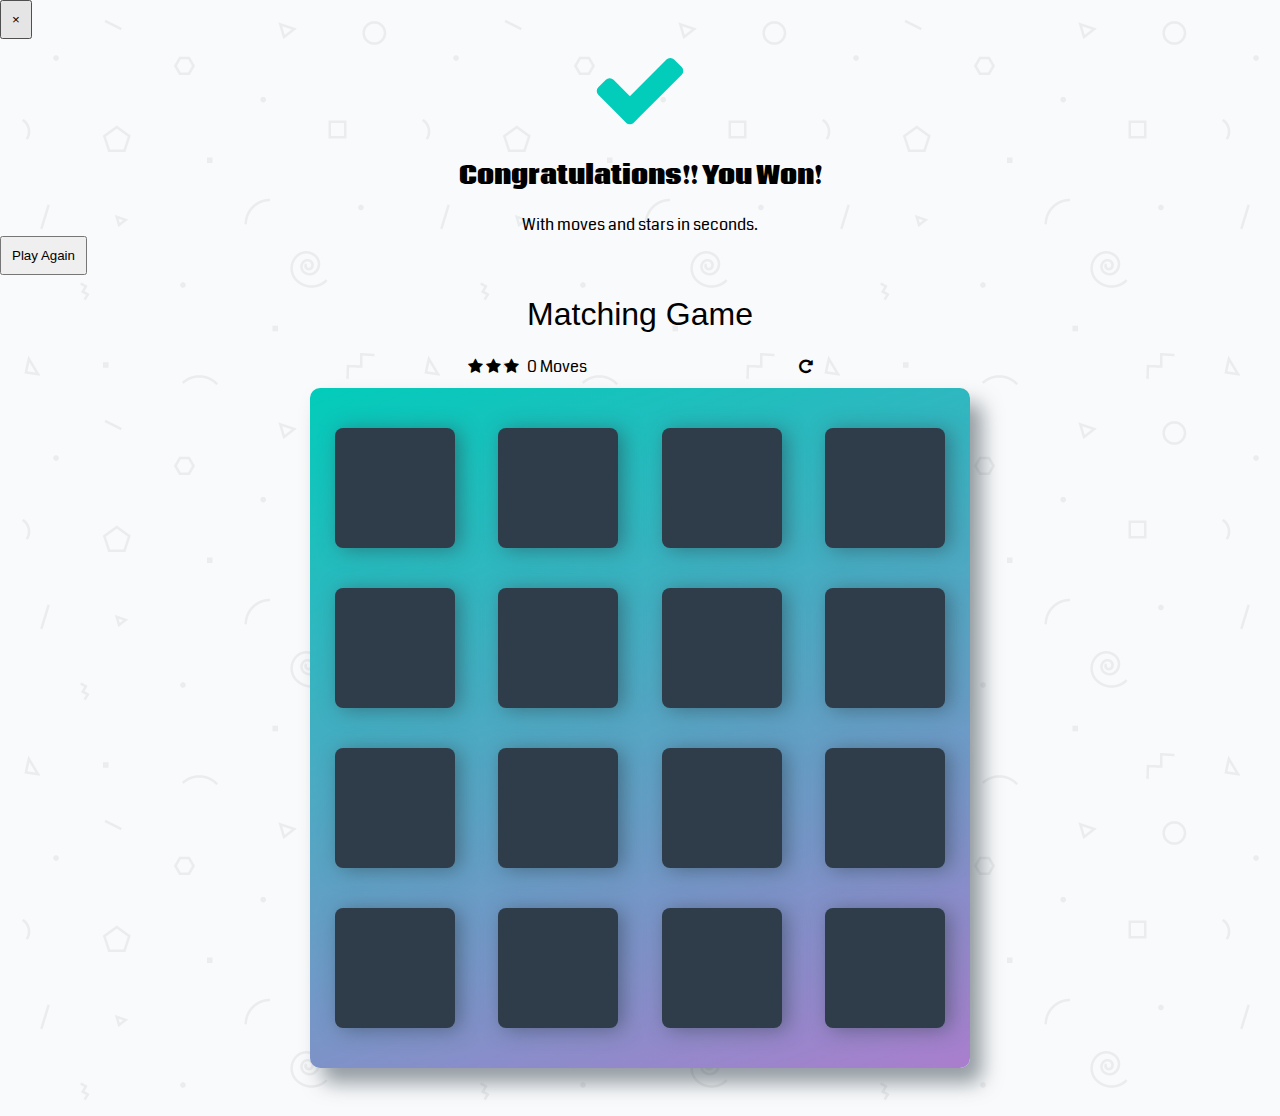
<file: portfolio/projects/memory-game/index.html>
<!doctype html>
<html lang="en">
<head>
    <meta charset="utf-8">
    <meta name="viewport" content="width=device-width, initial-scale=1, shrink-to-fit=no">
    <title>Matching Game</title>
    <meta name="description" content="">
    <link rel="stylesheet" href="https://stackpath.bootstrapcdn.com/bootstrap/4.1.3/css/bootstrap.min.css" integrity="sha384-MCw98/SFnGE8fJT3GXwEOngsV7Zt27NXFoaoApmYm81iuXoPkFOJwJ8ERdknLPMO" crossorigin="anonymous">
    <link rel="stylesheet prefetch" href="https://maxcdn.bootstrapcdn.com/font-awesome/4.6.1/css/font-awesome.min.css">
    <link rel="stylesheet prefetch" href="https://fonts.googleapis.com/css?family=Coda">
    <link rel="stylesheet" href="css/app.css">
</head>

<body>
    <!-- Modal -->
    <div class="modal fade" id="winningModal" tabindex="-1" role="dialog" aria-labelledby="exampleModalCenterTitle" aria-hidden="true">
    <div class="modal-dialog modal-dialog-centered" role="document">
      <div class="modal-content">
        <button type="button" class="close" data-dismiss="modal" aria-label="Close">
          <span aria-hidden="true">&times;</span>
        </button>
        <div class="modal-body">
          <i class="fa fa-check"></i>
          <h2>Congratulations!! You Won!</h2>
          With <span id="move-count"></span> moves and <span id="star-count"></span> stars in <span id="game-time"></span> seconds.
        </div>
        <div class="modal-footer">
          <button type="button" class="btn btn-primary" data-dismiss="modal" onclick="restartGame()">Play Again</button>
        </div>
      </div>
    </div>
    </div>

    <div class="game-container">
        <header>
            <h1>Matching Game</h1>
        </header>

        <section class="score-panel">
        	<ul class="stars">
        		<li><i class="fa fa-star" id="star-1"></i></li>
        		<li><i class="fa fa-star" id="star-2"></i></li>
        		<li><i class="fa fa-star" id="star-3"></i></li>
        	</ul>

        	<span class="moves" id="moves">0</span> Moves

          <div class="restart" id="restart">
        		<i class="fa fa-repeat"></i>
        	</div>
        </section>

        <ul class="deck">
            <li class="card">
                <i class="fa fa-diamond"></i>
            </li>
            <li class="card">
                <i class="fa fa-paper-plane-o"></i>
            </li>
            <li class="card">
                <i class="fa fa-anchor"></i>
            </li>
            <li class="card">
                <i class="fa fa-bolt"></i>
            </li>
            <li class="card">
                <i class="fa fa-cube"></i>
            </li>
            <li class="card">
                <i class="fa fa-anchor"></i>
            </li>
            <li class="card">
                <i class="fa fa-leaf"></i>
            </li>
            <li class="card">
                <i class="fa fa-bicycle"></i>
            </li>
            <li class="card">
                <i class="fa fa-diamond"></i>
            </li>
            <li class="card">
                <i class="fa fa-bomb"></i>
            </li>
            <li class="card">
                <i class="fa fa-leaf"></i>
            </li>
            <li class="card">
                <i class="fa fa-bomb"></i>
            </li>
            <li class="card">
                <i class="fa fa-bolt"></i>
            </li>
            <li class="card">
                <i class="fa fa-bicycle"></i>
            </li>
            <li class="card">
                <i class="fa fa-paper-plane-o"></i>
            </li>
            <li class="card">
                <i class="fa fa-cube"></i>
            </li>
        </ul>
    </div>

    <script src="js/app.js"></script>
    <script src="https://code.jquery.com/jquery-3.3.1.slim.min.js" integrity="sha384-q8i/X+965DzO0rT7abK41JStQIAqVgRVzpbzo5smXKp4YfRvH+8abtTE1Pi6jizo" crossorigin="anonymous"></script>
    <script src="https://cdnjs.cloudflare.com/ajax/libs/popper.js/1.14.3/umd/popper.min.js" integrity="sha384-ZMP7rVo3mIykV+2+9J3UJ46jBk0WLaUAdn689aCwoqbBJiSnjAK/l8WvCWPIPm49" crossorigin="anonymous"></script>
    <script src="https://stackpath.bootstrapcdn.com/bootstrap/4.1.3/js/bootstrap.min.js" integrity="sha384-ChfqqxuZUCnJSK3+MXmPNIyE6ZbWh2IMqE241rYiqJxyMiZ6OW/JmZQ5stwEULTy" crossorigin="anonymous"></script>
</body>
</html>
</file>
<file: portfolio/projects/memory-game/css/app.css>
html {
    box-sizing: border-box;
}

*,
*::before,
*::after {
    box-sizing: inherit;
}

html,
body {
    width: 100%;
    height: 100%;
    margin: 0;
    padding: 0;
}

body {
    background: #ffffff url('../img/geometry2.png'); /* Background pattern from Subtle Patterns */
    font-family: 'Coda', cursive;
}

.game-container {
    width: 100%;
    display: flex;
    justify-content: center;
    align-items: center;
    flex-direction: column;
    align-content: space-around;
}

h1 {
    font-family: 'Open Sans', sans-serif;
    font-weight: 300;
}

/*
 * Styles for the deck of cards
 */

.deck {
    width: 660px;
    max-width: 100%;
    min-height: 680px;
    background: linear-gradient(160deg, #02ccba 0%, #aa7ecd 100%);
    padding: 20px;
    border-radius: 10px;
    box-shadow: 12px 15px 20px 0 rgba(46, 61, 73, 0.5);
    display: flex;
    flex-wrap: wrap;
    justify-content: space-between;
    align-items: center;
    margin: 0 0 3em;
}

.deck .card {
    height: 120px;
    width: 120px;
    margin: 5px;
    background: #2e3d49;
    font-size: 0;
    color: #ffffff;
    cursor: pointer;
    justify-content: center;
    align-items: center;
    /* background-clip: content-box; */
    border-radius: 8px;
    box-shadow: 5px 2px 20px 0 rgba(46, 61, 73, 0.5);
}

.deck .card.open {
    /* transform: rotateY(0); */
    background: #02b3e4;
    cursor: default;
}

.deck .card.show {
    font-size: 33px;
}

.deck .card.match {
    cursor: default;
    background: #02ccba;
    font-size: 33px;
}

.deck .card.error {
    font-size: 33px;
    background: #dc3545;
}

/*
 * Styles for the Score Panel
 */

.score-panel {
    text-align: left;
    width: 345px;
    margin-bottom: 10px;
}

.score-panel .stars {
    margin: 0;
    padding: 0;
    display: inline-block;
    margin: 0 5px 0 0;
}

.score-panel .stars li {
    list-style: none;
    display: inline-block;
}

.score-panel .restart {
    float: right;
    cursor: pointer;
}

.deck .card{
  transform-style: preserve-3d;
  transition: all 1s ease-in-out;
}

.open {
  transform: rotateY(180deg);
}

.open i{
  position: abbsolute;
  transform: rotateY(-180deg);
}

.modal-content{
  align-items: center
}

/* Winning Modal */
.modal-content button{
  align-self: flex-end;
  padding: 10px;
}

.modal-body{
  text-align: center;
}

.modal-body i{
  font-size: 100px;
  color: #02ccba;
}
</file>
